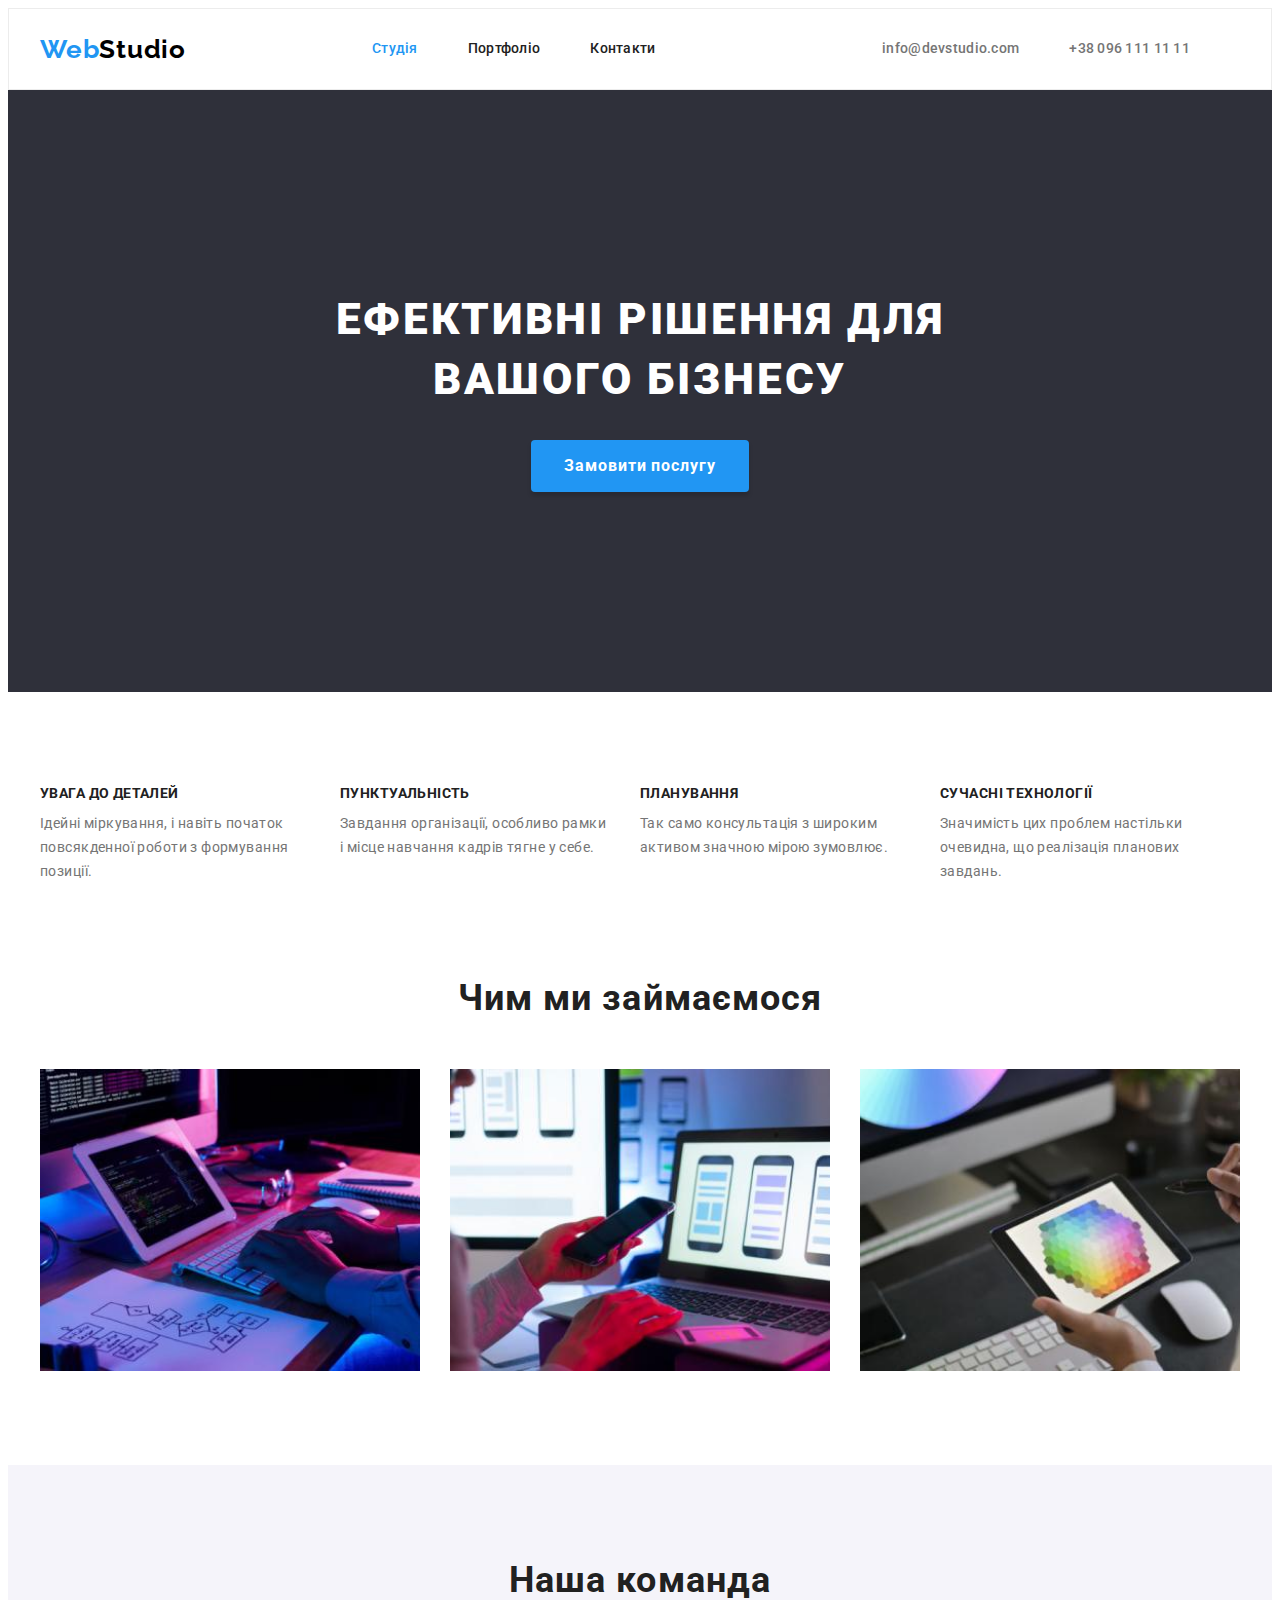
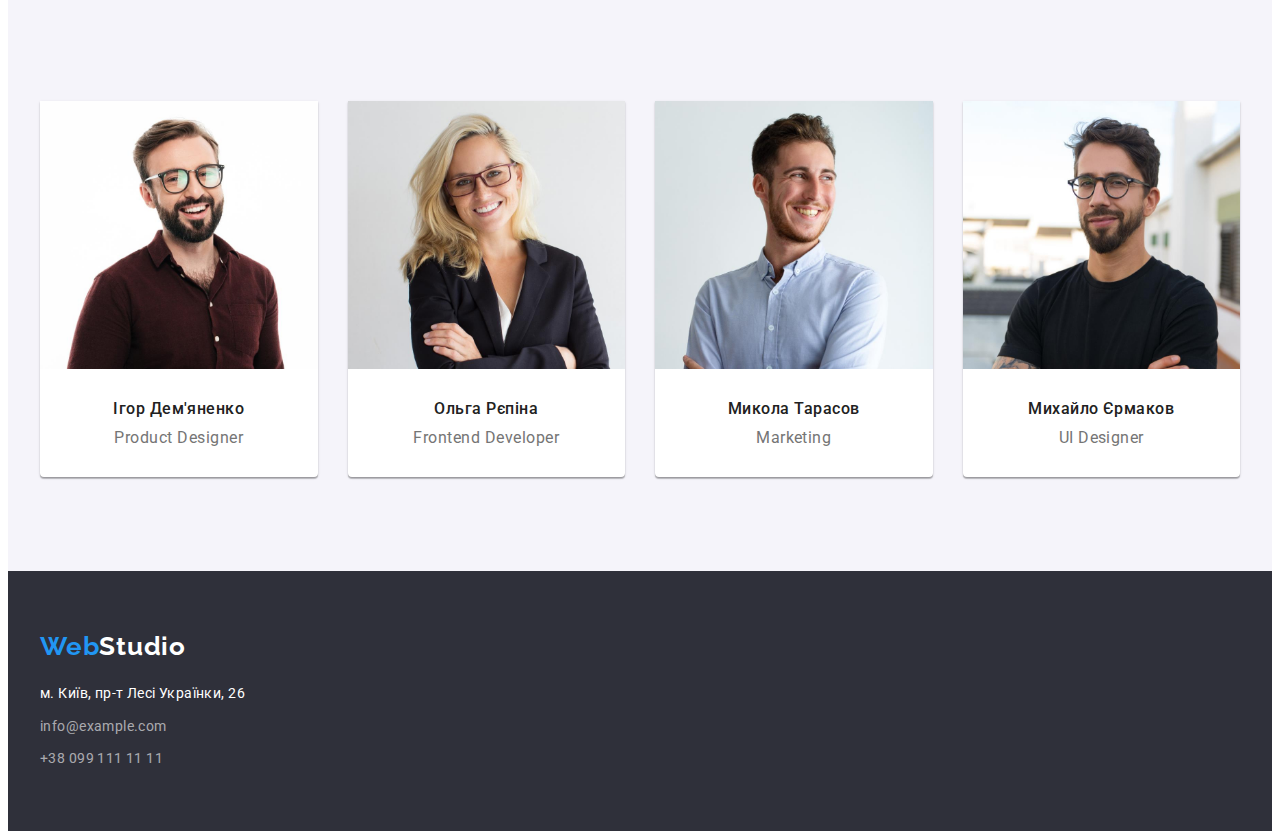
<file: index.html>
<!DOCTYPE html>
<html lang="ru">
  <head>
    <meta charset="UTF-8" />
    <meta http-equiv="X-UA-Compatible" content="IE=edge" />
    <meta name="viewport" content="width=device-width, initial-scale=1.0" />
    <title>WebStudio</title>
    <link rel="preconnect" href="https://fonts.googleapis.com" />
    <link rel="preconnect" href="https://fonts.gstatic.com" crossorigin />
    <link
      href="https://fonts.googleapis.com/css2?family=Raleway:wght@700&family=Roboto:wght@400;500;700;900&display=swap"
      rel="stylesheet"
    />
    <link
      rel="stylesheet"
      href="https://cdnjs.cloudflare.com/ajax/libs/modern-normalize/1.1.0/modern-normalize.min.css"
      integrity="sha512-wpPYUAdjBVSE4KJnH1VR1HeZfpl1ub8YT/NKx4PuQ5NmX2tKuGu6U/JRp5y+Y8XG2tV+wKQpNHVUX03MfMFn9Q=="
      crossorigin="anonymous"
      referrerpolicy="no-referrer"
    />
    <link rel="stylesheet" href="css/styles.css" />
  </head>
  <body>
    <header class="header">
      <div class="container">
        <nav class="header-nav">
          <a href="./index.html" class="header-logo link" lang="en"
            >Web<span class="header-logo-accent link">Studio</span></a
          >
          <ul class="header-list list">
            <li class="header-item link">
              <a href="./index.html" class="header-link link current">Студія</a>
            </li>
            <li class="header-item link">
              <a href="./portfolio.html" class="header-link link">Портфоліо</a>
            </li>
            <li class="header-item link"><a href="" class="header-link link">Контакти</a></li>
          </ul>
        </nav>
        <ul class="header-contact-list list">
          <li class="header-contact link">
            <a href="mailto:info@devstudio.com" class="header-mail link">info@devstudio.com</a>
          </li>
          <li class="header-contact link">
            <a href="tel:+380961111111" class="header-tel link">+38 096 111 11 11</a>
          </li>
        </ul>
      </div>
    </header>
    <main>
      <section class="main-page section">
        <div class="container btn-container">
          <h1 class="main-title">Ефективні рішення для вашого бізнесу</h1>
          <button type="button" class="main-btn">Замовити послугу</button>
        </div>
      </section>
      <section class="main-content section">
        <div class="container">
          <ul class="content-list list">
            <li class="content-item">
              <h3 class="content-subtitle">УВАГА ДО ДЕТАЛЕЙ</h3>
              <p class="content-desc">
                Ідейні міркування, і навіть початок повсякденної роботи з формування позиції.
              </p>
            </li>
            <li class="content-item">
              <h3 class="content-subtitle">ПУНКТУАЛЬНІСТЬ</h3>
              <p class="content-desc">
                Завдання організації, особливо рамки і місце навчання кадрів тягне у себе.
              </p>
            </li>
            <li class="content-item">
              <h3 class="content-subtitle">ПЛАНУВАННЯ</h3>
              <p class="content-desc">
                Так само консультація з широким активом значною мірою зумовлює.
              </p>
            </li>
            <li class="content-item">
              <h3 class="content-subtitle">СУЧАСНІ ТЕХНОЛОГІЇ</h3>
              <p class="content-desc">
                Значимість цих проблем настільки очевидна, що реалізація планових завдань.
              </p>
            </li>
          </ul>
        </div>
      </section>
      <section class="main-images section">
        <div class="container">
          <h2 class="images-title">Чим ми займаємося</h2>
          <ul class="images-list list">
            <li class="images-item">
              <img
                class="images-img"
                src="images.studio/box1.jpg"
                alt="Разработка"
                width="370"
                height="294"
              />
            </li>
            <li class="images-item">
              <img
                class="images-img"
                src="images.studio//box2.jpg"
                alt="Адаптивная верстка"
                width="370"
                height="294"
              />
            </li>
            <li class="images-item">
              <img
                class="images-img"
                src="images.studio//box3.jpg"
                alt="Дизайн"
                width="370"
                height="294"
              />
            </li>
          </ul>
        </div>
      </section>
      <section class="team section">
        <div class="container">
          <h2 class="team-title">Наша команда</h2>
          <ul class="team-list list">
            <li class="team-item">
              <img
                class="team-img"
                src="images.studio/team_card_1.jpg"
                alt="Игорь Демьяненко"
                width="270"
                height="260"
              />
              <div class="subtitle-container">
                <h3 class="team-subtitle">Ігор Дем'яненко</h3>
                <p class="team-desc">Product Designer</p>
              </div>
            </li>
            <li class="team-item">
              <img
                class="team-img"
                src="images.studio//team_card_2.jpg"
                alt="Ольга Репина"
                width="270"
                height="260"
              />
              <div class="subtitle-container">
                <h3 class="team-subtitle">Ольга Рєпіна</h3>
                <p class="team-desc">Frontend Developer</p>
              </div>
            </li>
            <li class="team-item">
              <img
                class="team-img"
                src="images.studio//team_card_3.jpg"
                alt="Николай Тарасов"
                width="270"
                height="260"
              />
              <div class="subtitle-container">
                <h3 class="team-subtitle">Микола Тарасов</h3>
                <p class="team-desc">Marketing</p>
              </div>
            </li>
            <li class="team-item">
              <img
                class="team-img"
                src="images.studio//team_card_4.jpg"
                alt="Михаил Ермаков"
                width="270"
                height="260"
              />
              <div class="subtitle-container">
                <h3 class="team-subtitle">Михайло Єрмаков</h3>
                <p class="team-desc">UI Designer</p>
              </div>
            </li>
          </ul>
        </div>
      </section>
    </main>
    <footer class="footer">
      <div class="container">
        <a href="./index.html" class="footer-logo link" lang="en"
          >Web<span class="footer-logo-accent link">Studio</span></a
        >
        <address class="footer-address">
          <ul class="footer-list list">
            <li class="footer-item-first">
              <a
                href="https://goo.gl/maps/sKuk1pVc1TPsCRRD7"
                target="_blank"
                rel="noopener noreferrer nofollow"
                class="footer-link link"
                >м. Київ, пр-т Лесі Українки, 26</a
              >
            </li>
            <li class="footer-item-second">
              <a href="mailto:info@example.com" class="footer-mail link">info@example.com</a>
            </li>
            <li class="footer-item-third">
              <a href="tel:+38099111111" class="footer-tel link">+38 099 111 11 11</a>
            </li>
          </ul>
        </address>
      </div>
    </footer>
  </body>
</html>
</file>
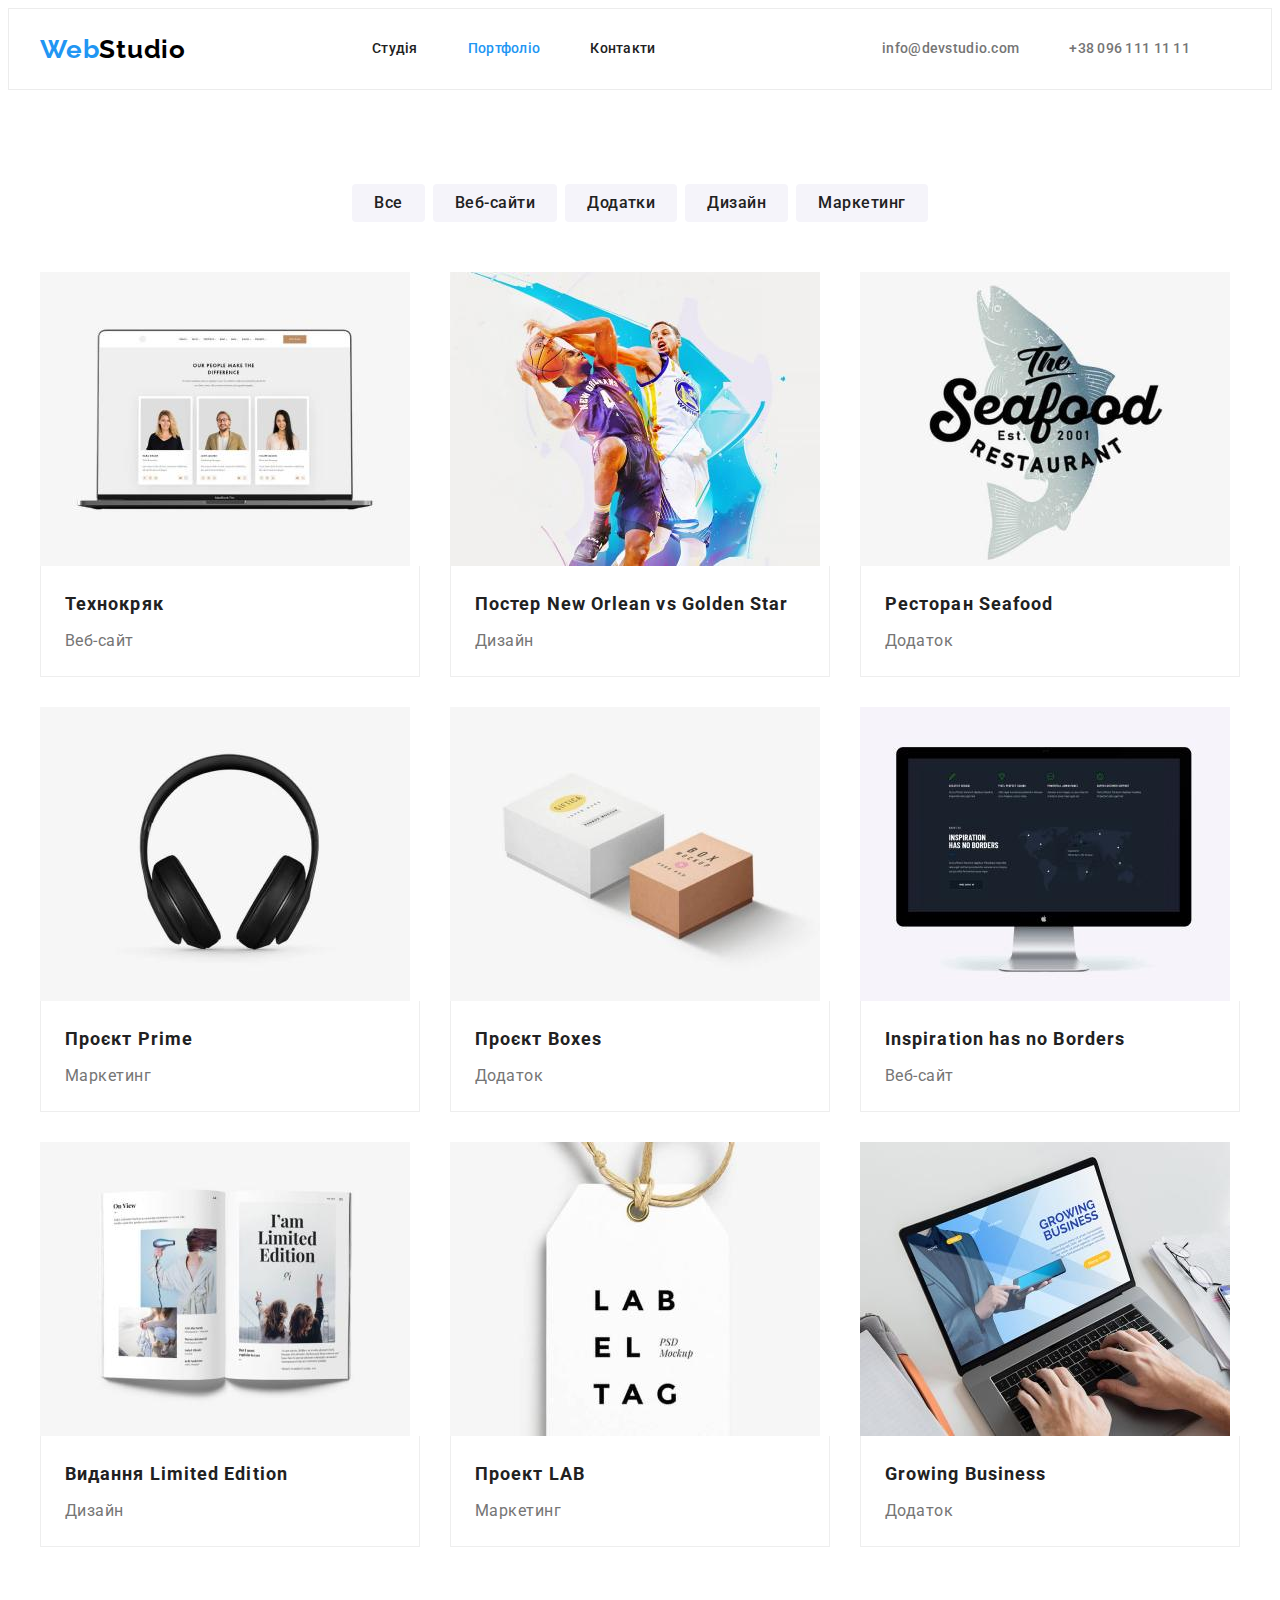
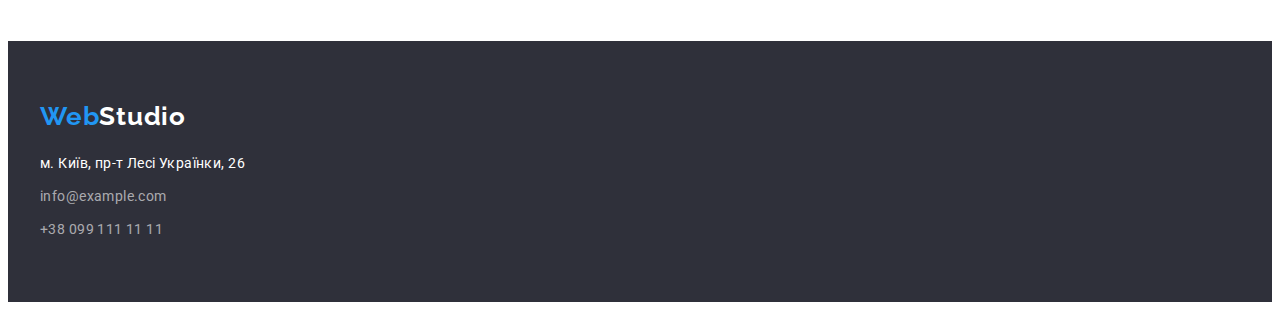
<file: portfolio.html>
<!DOCTYPE html>
<html lang="ru">
  <head>
    <meta charset="UTF-8" />
    <meta http-equiv="X-UA-Compatible" content="IE=edge" />
    <meta name="viewport" content="width=device-width, initial-scale=1.0" />
    <title>WebStudio</title>
    <link rel="preconnect" href="https://fonts.googleapis.com" />
    <link rel="preconnect" href="https://fonts.gstatic.com" crossorigin />
    <link
      href="https://fonts.googleapis.com/css2?family=Raleway:wght@700&family=Roboto:wght@400;500;700;900&display=swap"
      rel="stylesheet"
    />
    <link
      rel="stylesheet"
      href="https://cdnjs.cloudflare.com/ajax/libs/modern-normalize/1.1.0/modern-normalize.min.css"
      integrity="sha512-wpPYUAdjBVSE4KJnH1VR1HeZfpl1ub8YT/NKx4PuQ5NmX2tKuGu6U/JRp5y+Y8XG2tV+wKQpNHVUX03MfMFn9Q=="
      crossorigin="anonymous"
      referrerpolicy="no-referrer"
    />
    <link rel="stylesheet" href="css/styles.css" />
  </head>
  <body>
    <header class="header">
      <div class="container">
        <nav class="header-nav">
          <a href="./index.html" class="header-logo link" lang="en"
            >Web<span class="header-logo-accent link">Studio</span></a
          >
          <ul class="header-list list">
            <li class="header-item link">
              <a href="./index.html" class="header-link link">Студія</a>
            </li>
            <li class="header-item link">
              <a href="./portfolio.html" class="header-link link current">Портфоліо</a>
            </li>
            <li class="header-item link"><a href="" class="header-link link">Контакти</a></li>
          </ul>
        </nav>
        <ul class="header-contact-list list">
          <li class="header-contact link">
            <a href="mailto:info@devstudio.com" class="header-mail link">info@devstudio.com</a>
          </li>
          <li class="header-contact link">
            <a href="tel:+380961111111" class="header-tel link">+38 096 111 11 11</a>
          </li>
        </ul>
      </div>
    </header>
    <main>
      <h1 class="visually-hidden">Портфолио</h1>
      <section class="project section">
        <div class="container">
          <ul class="btn-list list">
            <li class="btn-item"><button type="button" class="btn-portfolio">Все</button></li>
            <li class="btn-item"><button type="button" class="btn-portfolio">Веб-сайти</button></li>
            <li class="btn-item"><button type="button" class="btn-portfolio">Додатки</button></li>
            <li class="btn-item"><button type="button" class="btn-portfolio">Дизайн</button></li>
            <li class="btn-item"><button type="button" class="btn-portfolio">Маркетинг</button></li>
          </ul>
          <ul class="project-list list">
            <li class="project-item">
              <a href="" class="project-link link">
                <img
                  class="project-img"
                  src="images.portfolio/img1.jpg"
                  alt="Ноутбук"
                  width="370"
                  height="294"
                />
                <div class="project-container">
                  <h2 class="project-title">Технокряк</h2>
                  <p class="project-text">Веб-сайт</p>
                </div>
              </a>
            </li>
            <li class="project-item">
              <a href="" class="link">
                <img
                  class="project-img"
                  src="images.portfolio/img2.jpg"
                  alt="Постер"
                  width="370"
                  height="294"
                />
                <div class="project-container">
                  <h2 class="project-title">Постер New Orlean vs Golden Star</h2>
                  <p class="project-text">Дизайн</p>
                </div>
              </a>
            </li>
            <li class="project-item">
              <a href="" class="link">
                <img
                  class="project-img"
                  src="images.portfolio/img3.jpg"
                  alt="Название ресторана"
                  width="370"
                  height="294"
                />
                <div class="project-container">
                  <h2 class="project-title">Ресторан Seafood</h2>
                  <p class="project-text">Додаток</p>
                </div>
              </a>
            </li>
            <li class="project-item">
              <a href="" class="link">
                <img
                  class="project-img"
                  src="images.portfolio/img4.jpg"
                  alt="Наушники"
                  width="370"
                  height="294"
                />
                <div class="project-container">
                  <h2 class="project-title">Проєкт Prime</h2>
                  <p class="project-text">Маркетинг</p>
                </div>
                
              </a>
            </li>
            <li class="project-item">
              <a href="" class="link">
                <img
                  class="project-img"
                  src="images.portfolio/img5.jpg"
                  alt="Коробки"
                  width="370"
                  height="294"
                />
                <div class="project-container">
                  <h2 class="project-title">Проєкт Boxes</h2>
                  <p class="project-text">Додаток</p>
                </div>
                
              </a>
            </li>
            <li class="project-item">
              <a href="" class="link">
                <img
                  class="project-img"
                  src="images.portfolio/img6.jpg"
                  alt="Монитор"
                  width="370"
                  height="294"
                />
                <div class="project-container">
                  <h2 class="project-title">Inspiration has no Borders</h2>
                  <p class="project-text">Веб-сайт</p>
                </div>
                
              </a>
            </li>
            <li class="project-item">
              <a href="" class="link">
                <img
                  class="project-img"
                  src="images.portfolio/img7.jpg"
                  alt="Книга"
                  width="370"
                  height="294"
                />
                <div class="project-container">
                  <h2 class="project-title">Видання Limited Edition</h2>
                  <p class="project-text">Дизайн</p>
                </div>
                
              </a>
            </li>
            <li class="project-item">
              <a href="" class="link">
                <img
                  class="project-img"
                  src="images.portfolio/img8.jpg"
                  alt="Лейба"
                  width="370"
                  height="294"
                />
                <div class="project-container">
                  <h2 class="project-title">Проект LAB</h2>
                  <p class="project-text">Маркетинг</p>
                </div>
              </a>
            </li>
            <li class="project-item">
              <a href="" class="link">
                <img
                  class="project-img"
                  src="images.portfolio/img9.jpg"
                  alt="Печать на ноутбуке"
                  width="370"
                  height="294"
                />
                <div class="project-container">
                  <h2 class="project-title">Growing Business</h2>
                  <p class="project-text">Додаток</p>
                </div>
              </a>
            </li>
          </ul>
        </div>
      </section>
    </main>
    <footer class="footer">
      <div class="container">
        <a href="./index.html" class="footer-logo link" lang="en"
          >Web<span class="footer-logo-accent link">Studio</span></a
        >
        <address class="footer-address">
          <ul class="footer-list list">
            <li class="footer-item-first">
              <a
                href="https://goo.gl/maps/sKuk1pVc1TPsCRRD7"
                target="_blank"
                rel="noopener noreferrer nofollow"
                class="footer-link link"
                >м. Київ, пр-т Лесі Українки, 26</a
              >
            </li>
            <li class="footer-item-second">
              <a href="mailto:info@example.com" class="footer-mail link">info@example.com</a>
            </li>
            <li class="footer-item-third">
              <a href="tel:+38099111111" class="footer-tel link">+38 099 111 11 11</a>
            </li>
          </ul>
        </address>
      </div>
    </footer>
  </body>
</html>
</file>
<file: css/styles.css>
:root {
    --fond-color: #212121;
    --accent-color: #2196F3;
    --main-text: #FFFFFF;
    --p-text: #757575;
    --background-btn: #2196F3;
    --text-btn: #FFFFFF;
    --accent-btn: #188CE8;
    --color-logo: #2196F3;
    --color-logo-accent: #000000;
    --background-color: #F5F4FA;
    --footer-color:  #2F303A;
    --light-grey: #EEEEEE;
}

h1, h2, h3, h4, h5, h6, p {
    margin: 0;
    padding: 0;
}

ul {
    margin: 0;
    padding-left: 0;
}

body {
    font-family: 'Roboto', sans-serif;
    background-color: #FFFFFF;
}

.list {
    list-style: none;
}

.link {
    text-decoration: none;
    color: var(accent-color);
}

.section {
    padding-top: 94px;
    padding-bottom: 94px;
}

.container {
    width: 1200px;
    margin-left: auto;
    margin-right: auto;
    padding-left: 15px;
    padding-right: 15px;
}

/*-------------HEADER------------*/

.header {
    background-color: var(--main-text);
    border: 1px solid #ECECEC;
}

.header > .container {
    display: flex;
    align-items: center;
}

.header-nav {
    display: flex;
    align-items: center;
}

.header-logo, .header-logo-accent {
    margin-right: 93px;

    font-family: Raleway, sans-serif;
    font-weight: 700;
    font-size: 26px;
    line-height: 1.19;
    letter-spacing: 0.03em;
    color: var(--color-logo)
}

.header-logo-accent { 
    color: var(--color-logo-accent);
}

.header-list {
    display: flex;
}

.header-item:not(:first-child) {
    margin-left: 50px;
}

.header-list {
    display: flex;
}

.header-item {
    color: var(--fond-color);

    font-weight: 500;
    font-size: 14px;
    line-height: 1.14;
    letter-spacing: 0.02em;
}

.header-link {
    color: var(--fond-color);
    display: block;
    padding: 32px 0;
}

.current {
    color: var(--accent-color);
}

.header-link:hover,
.header-link:focus {
    color: var(--accent-color);
}

.header-contact-list {
    display: flex;
    margin-left: auto;
}

.header-contact {
    margin-right: 50px;
}

.header-mail, .header-tel {
    display: block;
    padding: 32px 0;

    font-weight: 500;
    font-size: 14px;
    line-height: 1.14;
    letter-spacing: 0.02em;

    color: var(--p-text)
}

.header-mail:hover,
.header-mail:focus {
    color: var(--accent-color);
}

.header-tel:hover,
.header-tel:focus {
    color: var(--accent-color);
}

/*-------------MAIN------------*/

.main-page {
    background-color: var(--footer-color);

    padding-top: 200px;
    padding-bottom: 200px;
}


.main-title {
    text-align: center;
    max-width: 696px;

    margin-left: auto;
    margin-right: auto;

    font-weight: 900;
    font-size: 44px;
    line-height: 1.36;
    letter-spacing: 0.06em;
    text-transform: uppercase;
    color: var(--main-text);
}

.main-btn {
    display: block;
    margin: 30px auto 0;
    padding: 10px 32px;
    min-width: 216px;


    border: 1px solid transparent;
    border-radius: 4px;
    box-shadow: 0px 4px 4px rgba(0, 0, 0, 0.15);

    font-family: inherit;
    font-weight: 700;
    font-size: 16px;
    line-height: 1.88;
    letter-spacing: 0.06em;

    text-align: center;
    align-items: center;
    color: var(--text-btn);
    
    background-color: var(--background-btn);
    cursor: pointer;
}

.main-btn:hover,
.main-btn:focus {
    background-color: var(--accent-btn);
    color: var(--text-btn);
}

/*-------ПЕРЕВАГИ-------*/

.content-list {
    display: flex;
    gap: 30px;
}
.content-item {
    max-width: 270px;
}
.content-subtitle {
    margin-bottom: 10px;

    font-weight: 700;
    font-size: 14px;
    line-height: 1.14;
    letter-spacing: 0.03em;
    text-transform: uppercase;
    color: var(--fond-color);
}

.content-desc {
    font-size: 14px;
    line-height: 1.71;
    letter-spacing: 0.03em;
    color: var(--p-text);
}

/*-------ЧИМ МИ ЗАЙМАЄМОСЯ-------*/

.main-images {
    padding-top: 0;
}
.images-title {
    margin-bottom: 50px;
    text-align: center;
}

.images-title,
.team-title {
    font-weight: 700;
    font-size: 36px;
    line-height: 42px;
    letter-spacing: 0.03em;
    color: var(--fond-color);
}

.images-list {
    display: flex;
    gap: 30px;
}

.images-item {
    width: calc((100% - 60px) / 3);
}

.images-img {
    display: block;
    height: auto;
    width: 100%;
}

/*-------НАША КОМАНДА-------*/

.team {
    background-color: var(--background-color);
}

.team-title {
    margin-bottom: 50px;
    text-align: center;
}

.team-list {
    display: flex;
    padding-top: 50px;
    gap: 30px;
}

.team-item {
    width: calc(100% - 90px) / 4; 

    background-color: var(--main-text);
    box-shadow: 0px 1px 3px rgba(0, 0, 0, 0.12), 0px 1px 1px rgba(0, 0, 0, 0.14), 0px 2px 1px rgba(0, 0, 0, 0.2);
    border-radius: 0px 0px 4px 4px;
}

.team-img {
    display: block;
    width: 100%;
    height: auto;

    border-radius: 0px;
}

.subtitle-container {
    padding-top: 30px;
    padding-bottom: 30px;
}

.team-subtitle {
    margin-bottom: 10px;

    font-weight: 500;
    font-size: 16px;
    line-height: 1.19;
    text-align: center;
    letter-spacing: 0.03em;
    color: var(--fond-color);
}

.team-desc {
    font-size: 16px;
    line-height: 19px;
    text-align: center;
    letter-spacing: 0.03em;
    color: var(--p-text);
}

/*-------------FOOTER------------*/

.footer {
    display: block;
    padding: 60px 0;
    background-color: var(--footer-color)
}

.footer-logo {
    display: block;
    margin-bottom: 20px;
}

    
.footer-logo,
.footer-logo-accent {
    font-family: Raleway, sans-serif;
    font-weight: 700;
    font-size: 26px;
    line-height: 1.19;
    letter-spacing: 0.03em;
    color: var(--color-logo);
}

.footer-logo-accent {
    color: var(--main-text);
}

.footer-address {
    font-style: normal;
}

.footer-list {
    display: block;
    gap: 9px;
}

.footer-item-first, .footer-item-second {
    margin-bottom: 9px;
}
.footer-link {
    font-size: 14px;
    line-height: 1.71;
    letter-spacing: 0.03em;
    color: var(--main-text);
}

.footer-link:hover,
.footer-link:focus {
    color: var(--accent-color);
}

.footer-mail,
.footer-tel  {
    font-size: 14px;
    line-height: 1.71;
    letter-spacing: 0.03em;
    color: rgba(255, 255, 255, 0.6);
}

.footer-mail:hover,
.footer-mail:focus {
    color: var(--accent-color);
}

.footer-tel:hover,
.footer-tel:focus {
    color: var(--accent-color);
}

/*-------------------PORTFOLIO PAGE------------*/

.visually-hidden {
    position: absolute;
    width: 1px;
    height: 1px;
    margin: -1px;
    border: 0;
    padding: 0;
    white-space: nowrap;
    clip-path: inset(100%);
    clip: rect(0 0 0 0);
    overflow: hidden;
}


.btn-list {
    display: flex;
    justify-content: center;
    gap: 8px;
    margin-bottom: 50px;
}


.btn-portfolio {
    padding: 6px 22px;

    font-family: inherit;
    font-weight: 500;
    font-size: 16px;
    line-height: 1.63;
    letter-spacing: 0.03em;

    border: 0;
    border-radius: 4px;
    color: var(--fond-color);
    background-color: var(--background-color);
    cursor: pointer;    
}

.btn-portfolio:hover,
.btn-portfolio:focus {
    box-shadow: 0px 3px 1px rgba(0, 0, 0, 0.1), 0px 1px 2px rgba(0, 0, 0, 0.08), 0px 2px 2px rgba(0, 0, 0, 0.12);
    border-radius: 4px;
    background-color: var(--background-btn);
    color: var(--text-btn);
}

.project-list {
    display: flex;
    flex-wrap: wrap;
    gap: 30px;
}

.project-item {
    width: calc((100% - 60px) / 3);
}

.project-link {
    display: block;
} 

.project-img {
    display: block;
    max-width: 100%;
    height: auto;
    
}

.project-container {
    border: 1px solid var(--light-grey);
    background-color: var(--main-text);
    border-top: none;
    padding: 20px 24px;
}

.project-title {
    margin-bottom: 4px;

    font-weight: 700;
    font-size: 18px;
    line-height: 2;
    letter-spacing: 0.06em;
    color: var(--fond-color);
}

.project-text {
    font-size: 16px;
    line-height: 1.88;
    letter-spacing: 0.03em;
    color: var(--p-text);
}
</file>
